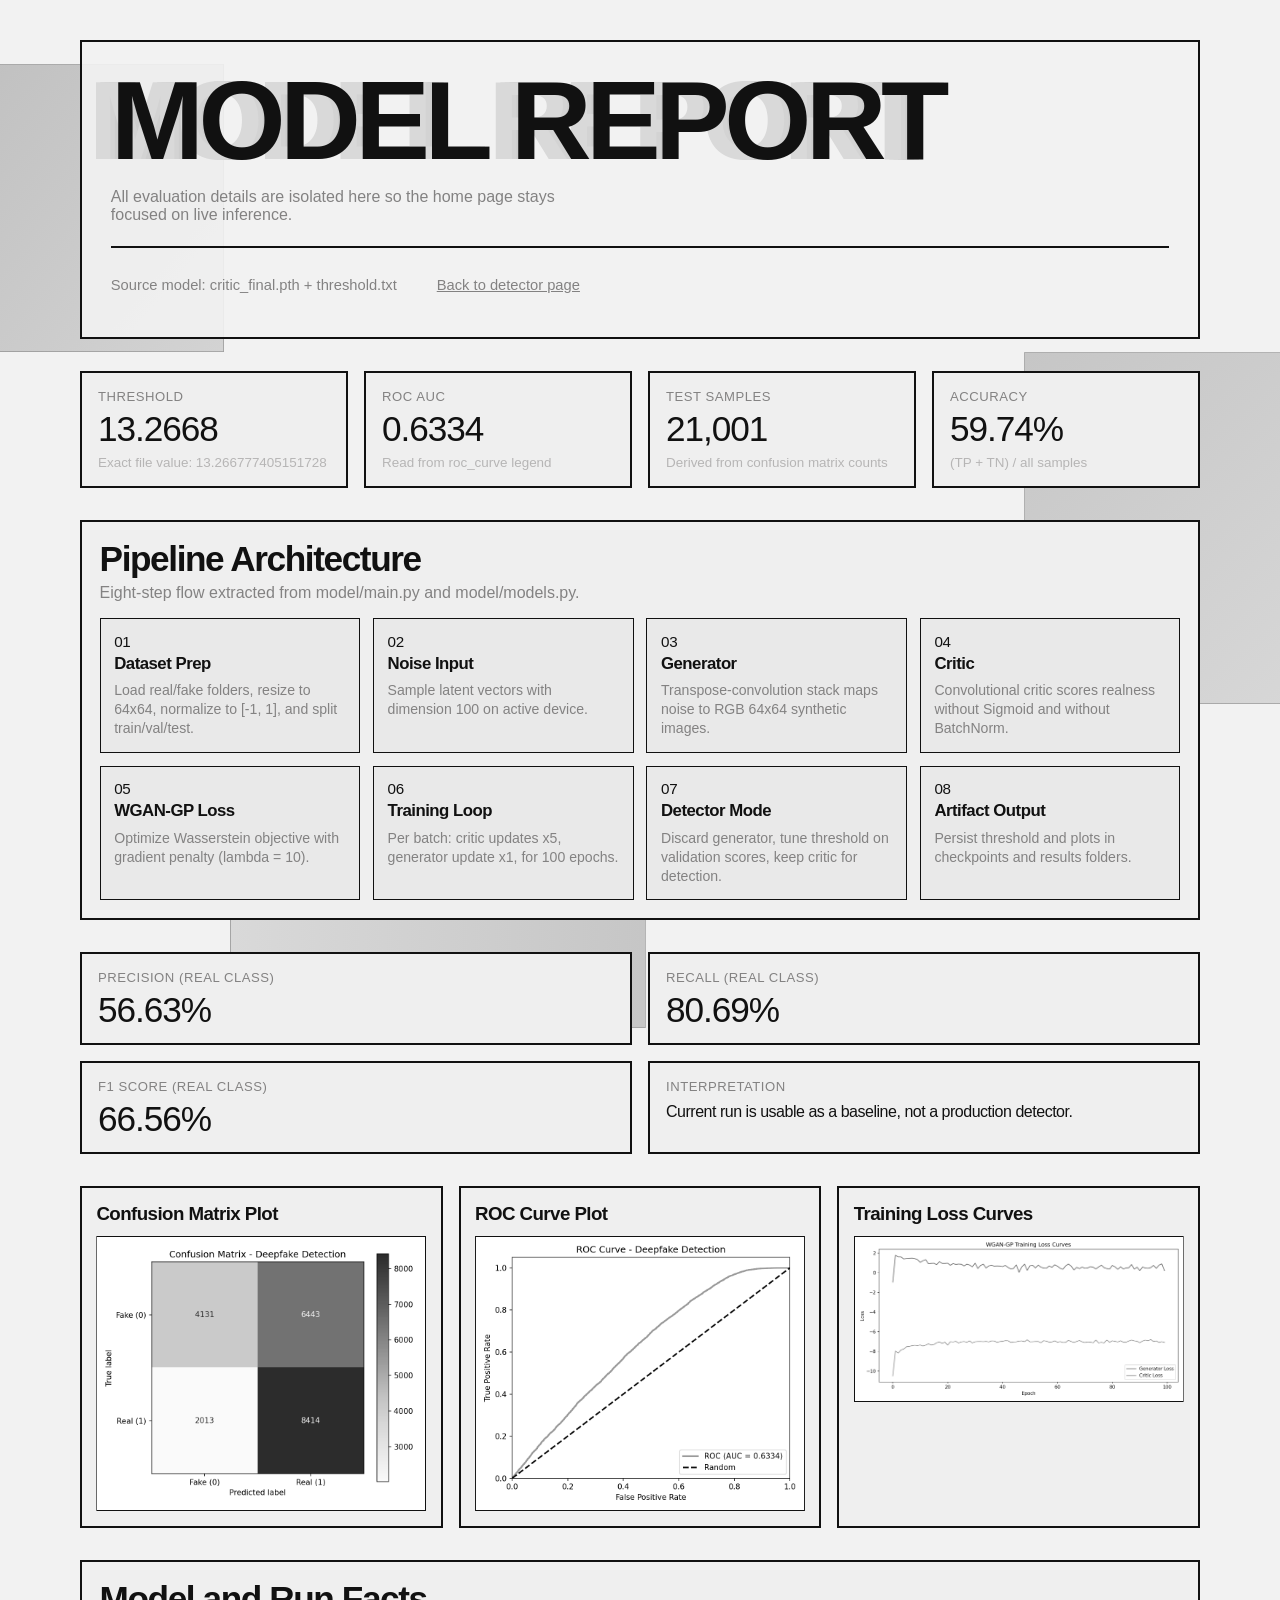
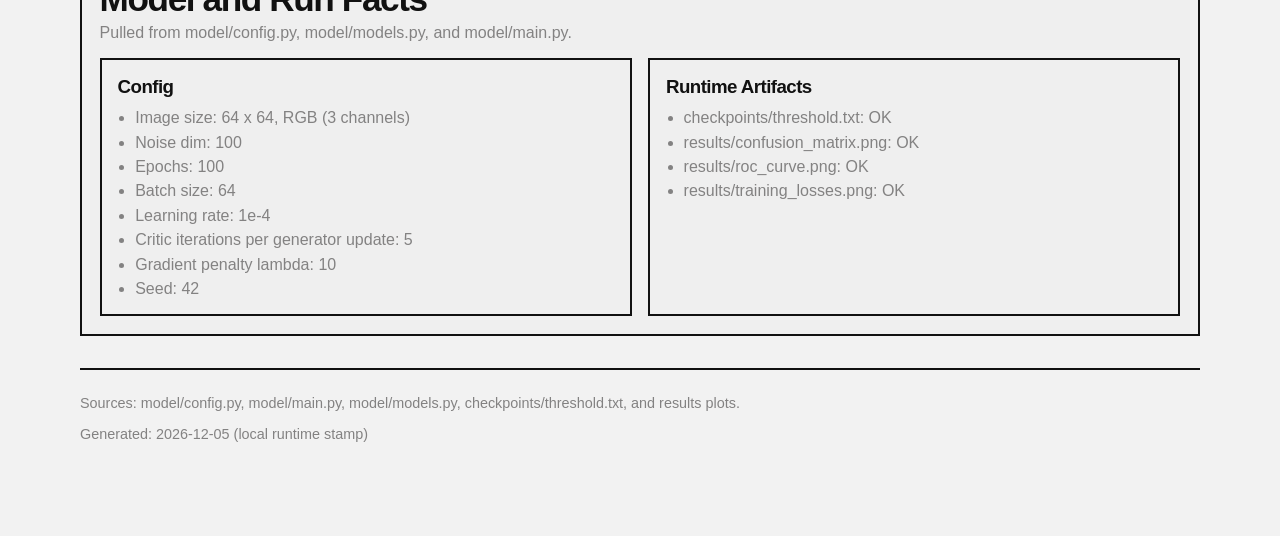
<file: frontend/report.html>
<!DOCTYPE html>
<html lang="en">
<head>
  <meta charset="UTF-8" />
  <meta name="viewport" content="width=device-width, initial-scale=1.0" />
  <title>Deepfake Detector Report</title>
  <link rel="stylesheet" href="/frontend/styles.css" />
</head>
<body>
  <div class="ambient ambient-a" aria-hidden="true"></div>
  <div class="ambient ambient-b" aria-hidden="true"></div>
  <div class="ambient ambient-c" aria-hidden="true"></div>

  <main class="page">
    <header class="hero">
      <div class="echo" aria-hidden="true">
        <span class="echo-layer echo-1">MODEL REPORT</span>
        <span class="echo-layer echo-2">MODEL REPORT</span>
        <span class="echo-layer echo-3">MODEL REPORT</span>
        <span class="echo-layer echo-4">MODEL REPORT</span>
        <span class="echo-layer echo-5">MODEL REPORT</span>
      </div>

      <h1 class="hero-title">MODEL REPORT</h1>
      <p class="hero-copy">All evaluation details are isolated here so the home page stays focused on live inference.</p>

      <div class="hero-strip interactive">
        <p>Source model: critic_final.pth + threshold.txt</p>
        <p><a href="/" style="color:inherit;">Back to detector page</a></p>
      </div>
    </header>

    <section class="stats-grid" aria-label="Key results">
      <article class="stat-card interactive">
        <p class="stat-label">Threshold</p>
        <p class="stat-value">13.2668</p>
        <p class="stat-note">Exact file value: 13.266777405151728</p>
      </article>

      <article class="stat-card interactive">
        <p class="stat-label">ROC AUC</p>
        <p class="stat-value">0.6334</p>
        <p class="stat-note">Read from roc_curve legend</p>
      </article>

      <article class="stat-card interactive">
        <p class="stat-label">Test Samples</p>
        <p class="stat-value">21,001</p>
        <p class="stat-note">Derived from confusion matrix counts</p>
      </article>

      <article class="stat-card interactive">
        <p class="stat-label">Accuracy</p>
        <p class="stat-value">59.74%</p>
        <p class="stat-note">(TP + TN) / all samples</p>
      </article>
    </section>

    <section class="architecture-panel">
      <div class="panel-head">
        <h2>Pipeline Architecture</h2>
        <p>Eight-step flow extracted from model/main.py and model/models.py.</p>
      </div>

      <ol class="flow-grid" aria-label="Pipeline steps">
        <li class="flow-step interactive"><span>01</span><h3>Dataset Prep</h3><p>Load real/fake folders, resize to 64x64, normalize to [-1, 1], and split train/val/test.</p></li>
        <li class="flow-step interactive"><span>02</span><h3>Noise Input</h3><p>Sample latent vectors with dimension 100 on active device.</p></li>
        <li class="flow-step interactive"><span>03</span><h3>Generator</h3><p>Transpose-convolution stack maps noise to RGB 64x64 synthetic images.</p></li>
        <li class="flow-step interactive"><span>04</span><h3>Critic</h3><p>Convolutional critic scores realness without Sigmoid and without BatchNorm.</p></li>
        <li class="flow-step interactive"><span>05</span><h3>WGAN-GP Loss</h3><p>Optimize Wasserstein objective with gradient penalty (lambda = 10).</p></li>
        <li class="flow-step interactive"><span>06</span><h3>Training Loop</h3><p>Per batch: critic updates x5, generator update x1, for 100 epochs.</p></li>
        <li class="flow-step interactive"><span>07</span><h3>Detector Mode</h3><p>Discard generator, tune threshold on validation scores, keep critic for detection.</p></li>
        <li class="flow-step interactive"><span>08</span><h3>Artifact Output</h3><p>Persist threshold and plots in checkpoints and results folders.</p></li>
      </ol>
    </section>

    <section class="stats-grid compact" aria-label="Derived metrics">
      <article class="stat-card interactive">
        <p class="stat-label">Precision (Real class)</p>
        <p class="stat-value">56.63%</p>
      </article>
      <article class="stat-card interactive">
        <p class="stat-label">Recall (Real class)</p>
        <p class="stat-value">80.69%</p>
      </article>
      <article class="stat-card interactive">
        <p class="stat-label">F1 Score (Real class)</p>
        <p class="stat-value">66.56%</p>
      </article>
      <article class="stat-card interactive">
        <p class="stat-label">Interpretation</p>
        <p class="stat-value small">Current run is usable as a baseline, not a production detector.</p>
      </article>
    </section>

    <section class="plots" aria-label="Result plots">
      <article class="plot-card interactive reveal-shell">
        <h3>Confusion Matrix Plot</h3>
        <img class="reveal-image" src="/results/confusion_matrix.png" alt="Confusion matrix plot" loading="lazy" />
      </article>

      <article class="plot-card interactive reveal-shell">
        <h3>ROC Curve Plot</h3>
        <img class="reveal-image" src="/results/roc_curve.png" alt="ROC curve plot" loading="lazy" />
      </article>

      <article class="plot-card interactive reveal-shell">
        <h3>Training Loss Curves</h3>
        <img class="reveal-image" src="/results/training_losses.png" alt="Training loss curves" loading="lazy" />
      </article>
    </section>

    <section class="model-facts" aria-label="Model facts">
      <div class="panel-head">
        <h2>Model and Run Facts</h2>
        <p>Pulled from model/config.py, model/models.py, and model/main.py.</p>
      </div>
      <div class="facts-grid">
        <article class="fact-card interactive">
          <h3>Config</h3>
          <ul>
            <li>Image size: 64 x 64, RGB (3 channels)</li>
            <li>Noise dim: 100</li>
            <li>Epochs: 100</li>
            <li>Batch size: 64</li>
            <li>Learning rate: 1e-4</li>
            <li>Critic iterations per generator update: 5</li>
            <li>Gradient penalty lambda: 10</li>
            <li>Seed: 42</li>
          </ul>
        </article>
        <article class="fact-card interactive">
          <h3>Runtime Artifacts</h3>
          <ul>
            <li id="thresholdArtifact">checkpoints/threshold.txt: Checking...</li>
            <li id="cmArtifact">results/confusion_matrix.png: Checking...</li>
            <li id="rocArtifact">results/roc_curve.png: Checking...</li>
            <li id="lossArtifact">results/training_losses.png: Checking...</li>
          </ul>
        </article>
      </div>
    </section>

    <footer class="footnote">
      <p>Sources: model/config.py, model/main.py, model/models.py, checkpoints/threshold.txt, and results plots.</p>
      <p id="generatedAt">Generated: </p>
    </footer>
  </main>

  <script src="/frontend/app.js" defer></script>
</body>
</html>
</file>
<file: frontend/styles.css>
@import url("https://api.fontshare.com/v2/css?f[]=clash-display@700&f[]=satoshi@500,700&display=swap");

:root {
  --bg: #f2f2f2;
  --text: #111111;
  --muted: #838282;
  --subtle: #b6b5b5;
  --echo-1: #bfbfbf;
  --echo-2: #c6c6c6;
  --echo-3: #cdcdcd;
  --echo-4: #d3d3d3;
  --echo-5: #d9d9d9;
  --border: #111111;
  --surface: #efefef;
  --easing: cubic-bezier(0.77, 0, 0.175, 1);
}

* {
  box-sizing: border-box;
}

body {
  margin: 0;
  background: var(--bg);
  color: var(--text);
  font-family: "Satoshi", sans-serif;
  font-weight: 500;
  min-height: 100vh;
  overflow-x: hidden;
}

.ambient {
  position: fixed;
  pointer-events: none;
  border: 1.5px solid rgba(17, 17, 17, 0.18);
  z-index: 0;
}

.ambient-a {
  top: 4rem;
  left: -4rem;
  width: 18rem;
  height: 18rem;
  background: linear-gradient(130deg, var(--echo-1), var(--echo-4));
}

.ambient-b {
  right: -6rem;
  top: 22rem;
  width: 22rem;
  height: 22rem;
  background: linear-gradient(140deg, var(--echo-2), var(--echo-5));
}

.ambient-c {
  left: 18%;
  bottom: -8rem;
  width: 26rem;
  height: 16rem;
  background: linear-gradient(90deg, var(--echo-5), var(--echo-2));
}

.page {
  position: relative;
  z-index: 1;
  width: min(1120px, calc(100% - 2.25rem));
  margin: 0 auto;
  padding: 2.5rem 0 5rem;
  display: grid;
  gap: 2rem;
}

.hero {
  position: relative;
  border: 2px solid var(--border);
  padding: 1.8rem;
  background: rgba(242, 242, 242, 0.9);
  overflow: clip;
}

.echo {
  position: absolute;
  top: 1.8rem;
  left: 1.8rem;
  display: grid;
  gap: 0;
  pointer-events: none;
}

.echo-layer {
  grid-area: 1 / 1;
  font-family: "Clash Display", sans-serif;
  font-size: clamp(2.2rem, 10vw, 7rem);
  font-weight: 700;
  letter-spacing: -0.05em;
  line-height: 0.9;
  text-transform: uppercase;
}

.echo-1 { transform: translateX(-0.04em); color: var(--echo-1); }
.echo-2 { transform: translateX(-0.08em); color: var(--echo-2); }
.echo-3 { transform: translateX(-0.12em); color: var(--echo-3); }
.echo-4 { transform: translateX(-0.16em); color: var(--echo-4); }
.echo-5 { transform: translateX(-0.20em); color: var(--echo-5); }

.hero-title {
  position: relative;
  margin: 0;
  font-family: "Clash Display", sans-serif;
  font-size: clamp(2.2rem, 10vw, 7rem);
  font-weight: 700;
  letter-spacing: -0.05em;
  line-height: 0.9;
  text-transform: uppercase;
}

.hero-copy {
  margin: 1rem 0 0;
  max-width: 52ch;
  color: var(--muted);
  font-size: 1rem;
}

.hero-strip {
  margin-top: 1.4rem;
  border-top: 2px solid var(--border);
  padding-top: 0.9rem;
  display: flex;
  flex-wrap: wrap;
  gap: 1rem 2.5rem;
  font-size: 0.92rem;
  color: var(--muted);
}

.runtime-board {
  margin-top: 1rem;
  display: grid;
  grid-template-columns: repeat(3, minmax(0, 1fr));
  gap: 0.8rem;
}

.runtime-card {
  border: 2px solid var(--border);
  background: var(--surface);
  padding: 0.9rem;
}

.stats-grid {
  display: grid;
  grid-template-columns: repeat(4, minmax(0, 1fr));
  gap: 1rem;
}

.stats-grid.compact {
  grid-template-columns: repeat(2, minmax(0, 1fr));
}

.stat-card,
.plot-card,
.fact-card,
.matrix-panel {
  border: 2px solid var(--border);
  background: var(--surface);
}

.stat-card {
  padding: 1rem;
  transition: transform 400ms var(--easing), background-color 300ms ease;
}

.stat-label {
  margin: 0;
  color: var(--muted);
  font-size: 0.82rem;
  text-transform: uppercase;
  letter-spacing: 0.04em;
}

.stat-value {
  margin: 0.45rem 0 0;
  font-family: "Clash Display", sans-serif;
  font-size: clamp(1.3rem, 3vw, 2.2rem);
  letter-spacing: -0.03em;
  line-height: 1;
}

.stat-value.small {
  font-family: "Satoshi", sans-serif;
  font-size: 1rem;
  line-height: 1.4;
}

.stat-note {
  margin: 0.55rem 0 0;
  color: var(--subtle);
  font-size: 0.84rem;
}

.matrix-panel {
  padding: 1.1rem;
}

.architecture-panel {
  border: 2px solid var(--border);
  background: var(--surface);
  padding: 1.1rem;
}

.flow-grid {
  margin: 1rem 0 0;
  padding: 0;
  list-style: none;
  display: grid;
  grid-template-columns: repeat(4, minmax(0, 1fr));
  gap: 0.8rem;
}

.flow-step {
  border: 1.5px solid var(--border);
  background: #e9e9e9;
  padding: 0.85rem;
  transition: transform 400ms var(--easing), background-color 300ms ease;
}

.flow-step span {
  display: inline-block;
  font-family: "Clash Display", sans-serif;
  font-size: 0.95rem;
  letter-spacing: -0.02em;
}

.flow-step h3 {
  margin: 0.2rem 0 0;
  font-family: "Clash Display", sans-serif;
  font-size: 1.05rem;
  letter-spacing: -0.03em;
}

.flow-step p {
  margin: 0.45rem 0 0;
  color: var(--muted);
  font-size: 0.88rem;
  line-height: 1.35;
}

.panel-head h2 {
  margin: 0;
  font-family: "Clash Display", sans-serif;
  font-size: clamp(1.4rem, 3.2vw, 2.2rem);
  letter-spacing: -0.04em;
}

.panel-head p {
  margin: 0.3rem 0 0;
  color: var(--muted);
}

.matrix-table {
  width: 100%;
  margin-top: 1rem;
  border-collapse: collapse;
  filter: grayscale(1);
  transition: filter 350ms ease, transform 350ms var(--easing);
}

.matrix-table th,
.matrix-table td {
  border: 1.5px solid var(--border);
  padding: 0.72rem;
  text-align: center;
}

.matrix-table thead th {
  background: #e3e3e3;
}

.plots {
  display: grid;
  grid-template-columns: repeat(3, minmax(0, 1fr));
  gap: 1rem;
}

.plot-card {
  padding: 0.9rem;
  transition: transform 400ms var(--easing);
}

.plot-card h3,
.fact-card h3 {
  margin: 0 0 0.7rem;
  font-family: "Clash Display", sans-serif;
  letter-spacing: -0.03em;
}

.reveal-shell {
  overflow: hidden;
}

.reveal-image {
  width: 100%;
  height: auto;
  display: block;
  border: 1.5px solid var(--border);
  clip-path: inset(0 0 100% 0);
  filter: grayscale(1);
  transition: clip-path 700ms var(--easing), filter 350ms ease, transform 350ms var(--easing);
}

.reveal-shell.is-visible .reveal-image {
  clip-path: inset(0 0 0 0);
}

.model-facts {
  border: 2px solid var(--border);
  background: var(--surface);
  padding: 1.1rem;
}

.facts-grid {
  margin-top: 1rem;
  display: grid;
  grid-template-columns: repeat(2, minmax(0, 1fr));
  gap: 1rem;
}

.fact-card {
  padding: 1rem;
  transition: transform 400ms var(--easing), background-color 300ms ease;
}

.fact-card ul {
  margin: 0;
  padding-left: 1.1rem;
  display: grid;
  gap: 0.4rem;
  color: var(--muted);
}

.footnote {
  border-top: 2px solid var(--border);
  padding-top: 0.7rem;
  color: var(--muted);
  font-size: 0.9rem;
}

.status-ok {
  color: #1f5f22;
}

.status-bad {
  color: #9b1b1b;
}

.status-pending {
  color: var(--muted);
}

.interactive:hover {
  transform: scale(1.05);
}

.plot-card:hover .reveal-image,
.matrix-table:hover,
.interactive:hover .reveal-image {
  filter: grayscale(0);
}

@media (max-width: 1024px) {
  .runtime-board {
    grid-template-columns: 1fr;
  }

  .stats-grid {
    grid-template-columns: repeat(2, minmax(0, 1fr));
  }

  .flow-grid {
    grid-template-columns: repeat(2, minmax(0, 1fr));
  }

  .plots {
    grid-template-columns: 1fr;
  }

  .facts-grid {
    grid-template-columns: 1fr;
  }
}

@media (max-width: 640px) {
  .page {
    width: min(1120px, calc(100% - 1rem));
    gap: 1.2rem;
  }

  .hero {
    padding: 1rem;
  }

  .echo {
    top: 1rem;
    left: 1rem;
  }

  .stats-grid,
  .stats-grid.compact {
    grid-template-columns: 1fr;
  }

  .flow-grid {
    grid-template-columns: 1fr;
  }

  .hero-strip {
    gap: 0.5rem 1rem;
  }

  .interactive:hover {
    transform: none;
  }
}
</file>
